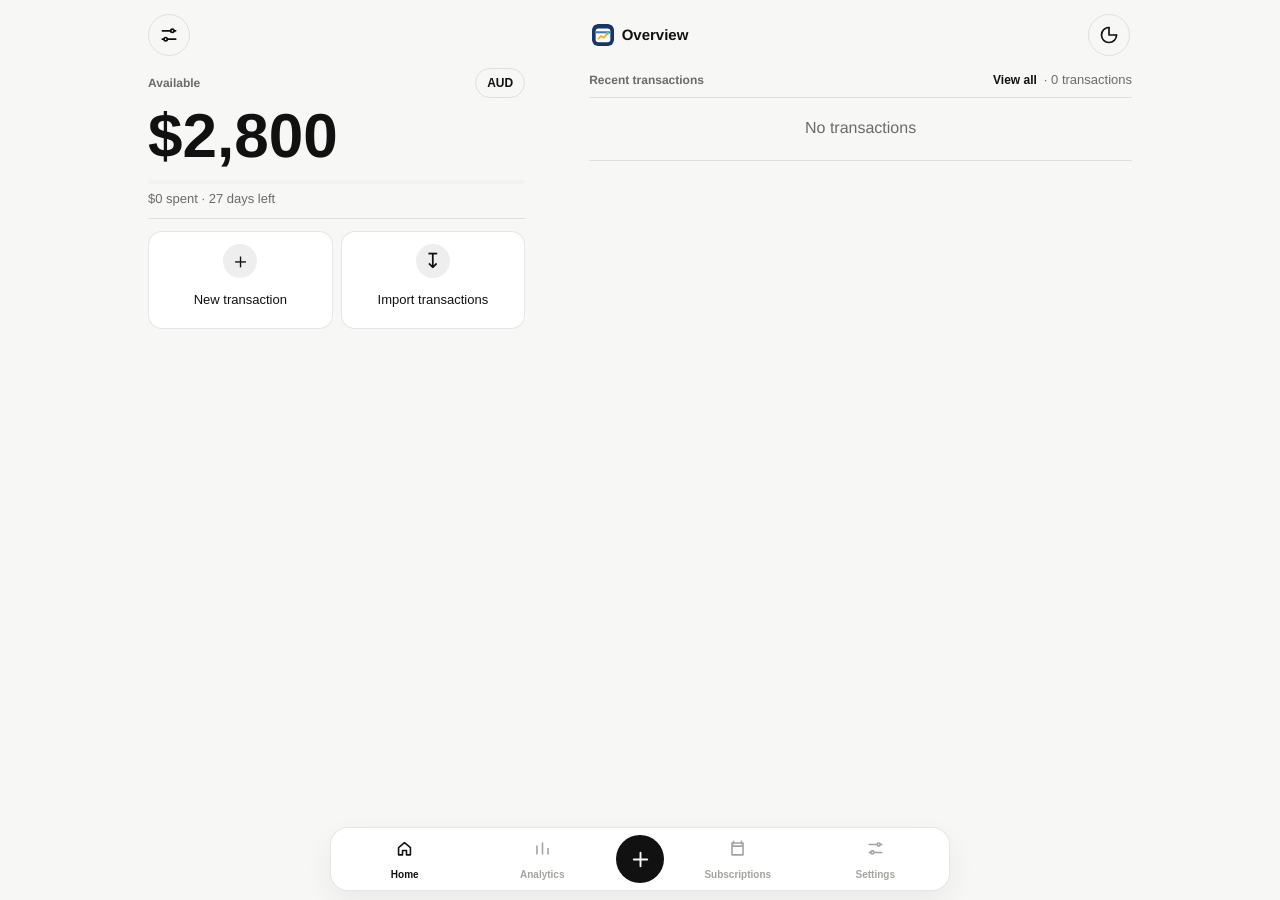
<file: index.html>
<!doctype html>
<html lang="en">
<head>
  <meta charset="utf-8" />
  <meta name="viewport" content="width=device-width, initial-scale=1, viewport-fit=cover" />
  <meta name="theme-color" content="#f7f7f5" />
  <meta name="apple-mobile-web-app-capable" content="yes" />
  <meta name="apple-mobile-web-app-status-bar-style" content="default" />
  <meta name="apple-mobile-web-app-title" content="Money" />
  <link rel="manifest" href="manifest.json" />
  <link rel="apple-touch-icon" href="icon-192.png" />
  <link rel="stylesheet" href="style.css?v=10.4" />
  <title>Money Budget</title>
</head>
<body data-route="home" data-subscription-view="list">
  <div class="app-shell">
    <main>
      <section class="screen is-active" id="screen-home">
        <header class="home-header">
          <button class="circle-button" type="button" data-route="settings" aria-label="Settings">
            <svg class="icon" viewBox="0 0 24 24" aria-hidden="true">
              <path d="M4 7h10"/><path d="M18 7h2"/><circle cx="16" cy="7" r="2"/>
              <path d="M4 17h2"/><path d="M10 17h10"/><circle cx="8" cy="17" r="2"/>
            </svg>
          </button>
          <div class="budget-pill" aria-label="Overview">
            <span class="mini-brand" aria-hidden="true">
              <svg viewBox="0 0 24 24">
                <rect width="24" height="24" rx="6" fill="#17366f"/>
                <rect x="4" y="5" width="16" height="15" rx="3" fill="#fffaf2"/>
                <path d="M4 9h16" stroke="#3576eb" stroke-width="2"/>
                <path d="m7 16 3-3 3 2 4-5" fill="none" stroke="#ffad1f" stroke-width="2" stroke-linecap="round" stroke-linejoin="round"/>
                <circle cx="17" cy="10" r="1.6" fill="#30ced2"/>
              </svg>
            </span>
            <span>Overview</span>
          </div>
          <button class="circle-button" type="button" data-route="analytics" aria-label="Analytics">
            <svg class="icon" viewBox="0 0 24 24"><path d="M12 3v9h9"/><path d="M21 12a9 9 0 1 1-9-9"/></svg>
          </button>
        </header>

        <section class="summary-block">
          <div class="summary-row">
            <div class="kicker">Available</div>
            <button class="currency-pill" type="button" data-currency-toggle>AUD</button>
          </div>
          <div class="hero-number" id="leftAmount">$0</div>
          <div class="progress-track">
            <div class="progress-fill" id="budgetProgress"></div>
          </div>
          <div class="summary-line" id="summaryLine">$0 of $0 spent - 0 days left</div>
        </section>

        <section class="quick-actions">
          <button class="action-row" type="button" data-route="add">
            <span class="action-icon">＋</span>
            <span>New transaction</span>
          </button>
          <button class="action-row" type="button" data-route="paste">
            <span class="action-icon">↧</span>
            <span>Import transactions</span>
          </button>
        </section>

        <section class="list-section">
          <div class="list-heading">
            <div class="kicker">Recent transactions</div>
            <button class="heading-link" type="button" data-route="history">
              <span>View all</span>
              <span class="heading-total" id="homeListTotal">0 transactions</span>
            </button>
          </div>
          <div class="transaction-list" id="homeTransactions"></div>
        </section>
      </section>

      <section class="screen page-screen editor-overlay" id="screen-add">
        <div class="editor-sheet" role="dialog" aria-modal="true" aria-labelledby="addTransactionTitle">
          <header class="page-header">
            <button class="text-button" id="cancelAdd" type="button" data-route="home">Cancel</button>
            <h1 id="addTransactionTitle">New transaction</h1>
            <span></span>
          </header>

          <section class="form-card" id="expenseEditor">
            <label class="field-label" for="amountInput">Amount</label>
            <div class="amount-currency-row">
              <div class="amount-field">
                <span id="transactionCurrencySymbol">$</span>
                <input id="amountInput" type="text" inputmode="decimal" autocomplete="off" placeholder="0.00" />
              </div>
              <select id="transactionCurrency" aria-label="Currency">
                <option value="AUD">AUD</option>
                <option value="INR">INR</option>
              </select>
            </div>

            <label class="field-label" for="merchantInput">Merchant</label>
            <div class="suggest-wrap">
              <input id="merchantInput" type="text" placeholder="Name or description" autocomplete="off" />
              <div class="suggestions" id="merchantSuggestions"></div>
            </div>

            <div class="grid-two">
              <div>
                <label class="field-label" for="categoryInput">Category</label>
                <select id="categoryInput" required></select>
              </div>
              <div>
                <label class="field-label" for="dateInput">Date</label>
                <input id="dateInput" type="date" required />
              </div>
            </div>

            <label class="field-label" for="noteInput">Note</label>
            <input id="noteInput" type="text" placeholder="Optional" autocomplete="off" />

            <button class="primary-button full-width sheet-save" id="saveTransaction" type="button">Save</button>
          </section>
        </div>
      </section>

      <section class="screen page-screen" id="screen-paste">
        <header class="page-header">
          <button class="text-button" type="button" data-route="home">Cancel</button>
          <h1>Import transactions</h1>
          <span></span>
        </header>

        <section class="form-card">
          <p class="helper-text">Paste bank text to detect dates, merchants and amounts.</p>
          <textarea id="pasteInput" rows="7" aria-label="Bank transaction text"></textarea>
          <button class="primary-button full-width" id="detectTransactions" type="button" disabled>Review import</button>
        </section>

        <section class="review-section" id="reviewSection" hidden>
          <div class="list-heading">
            <div class="kicker">Review</div>
            <div class="heading-total" id="reviewCount">0 detected</div>
          </div>
          <div id="reviewList"></div>
          <button class="primary-button full-width" id="saveDetected" type="button">Save selected</button>
        </section>
      </section>

      <section class="screen page-screen" id="screen-history">
        <header class="page-header simple">
          <h1>History</h1>
        </header>

        <div class="search-row">
          <div class="search-field"><span aria-hidden="true">⌕</span><input id="searchInput" type="search" placeholder="Search transactions" autocomplete="off" /></div>
          <select id="historyCategoryFilter"><option value="">All</option></select>
        </div>

        <div class="transaction-list" id="historyList"></div>
      </section>

      <section class="screen page-screen" id="screen-analytics">
        <header class="page-header simple">
          <h1>Analytics</h1>
        </header>

        <section class="analytics-card">
          <div class="kicker">Monthly spending</div>
          <div class="analytics-number" id="analyticsSpent">$0</div>
          <div class="bar-chart" id="weeklyChart"></div>
        </section>

        <section class="insight-grid" id="analyticsInsights"></section>

        <section class="list-section">
          <div class="list-heading">
            <div class="kicker">Categories</div>
            <select id="analyticsSort" class="small-select">
              <option value="amount">Amount</option>
              <option value="category">Category</option>
              <option value="count">Count</option>
            </select>
          </div>
          <div id="analyticsCategories"></div>
        </section>

        <section class="budget-mini-card">
          <div>
            <div class="kicker">Budget</div>
            <div class="mini-title" id="budgetMiniText">$0 left</div>
            <div class="mini-progress budget-overall-progress"><span id="budgetMiniProgress"></span></div>
          </div>
          <div class="mini-percent" id="budgetMiniPercent">0% used</div>
        </section>
      </section>

      <section class="screen page-screen" id="screen-subscriptions">
        <header class="page-header simple subscription-header">
          <h1>Subscriptions</h1>
        </header>

        <section class="subscription-summary">
          <div class="subscription-stat">
            <div class="kicker">Monthly · <span id="subscriptionCurrencyLabel">AUD</span></div>
            <div class="subscription-total" id="subscriptionMonthlyTotal">$0</div>
          </div>
          <div class="subscription-stat">
            <div class="kicker">Yearly · <span id="subscriptionYearlyCurrencyLabel">AUD</span></div>
            <div class="subscription-total" id="subscriptionYearlyTotal">$0</div>
          </div>
        </section>
        <div class="subscription-count" id="subscriptionCount">0 active</div>

        <div class="segmented-control" id="subscriptionViewToggle" aria-label="Subscription view">
          <button class="is-active" type="button" data-subscription-view="list">List</button>
          <button type="button" data-subscription-view="calendar">Calendar</button>
        </div>

        <section class="subscription-list-view">
          <div class="subscription-list" id="subscriptionList"></div>
        </section>

        <section class="subscription-calendar-view">
          <div class="calendar-toolbar">
            <button class="circle-button compact" id="subscriptionCalendarPrevious" type="button" aria-label="Previous month">‹</button>
            <h2 id="subscriptionCalendarTitle">Month</h2>
            <button class="circle-button compact" id="subscriptionCalendarNext" type="button" aria-label="Next month">›</button>
          </div>
          <div class="calendar-weekdays" aria-hidden="true">
            <span>Mon</span><span>Tue</span><span>Wed</span><span>Thu</span><span>Fri</span><span>Sat</span><span>Sun</span>
          </div>
          <div class="subscription-calendar" id="subscriptionCalendarGrid"></div>
        </section>
      </section>

      <section class="screen page-screen editor-overlay" id="screen-subscription-edit">
        <div class="editor-sheet subscription-editor-sheet" role="dialog" aria-modal="true" aria-labelledby="subscriptionEditorTitle">
          <header class="page-header">
            <button class="text-button" id="cancelSubscriptionEdit" type="button">Cancel</button>
            <h1 id="subscriptionEditorTitle">New subscription</h1>
            <span></span>
          </header>

          <section class="form-card">
          <label class="field-label" for="subscriptionName">Name</label>
          <div class="suggest-wrap">
            <input id="subscriptionName" type="text" placeholder="Netflix, phone plan…" autocomplete="off" />
            <div class="suggestions" id="subscriptionSuggestions"></div>
          </div>

          <div class="grid-two">
            <div>
              <label class="field-label" for="subscriptionAmount">Amount</label>
              <input id="subscriptionAmount" type="text" inputmode="decimal" placeholder="0.00" autocomplete="off" />
            </div>
            <div>
              <label class="field-label" for="subscriptionCurrency">Currency</label>
              <select id="subscriptionCurrency">
                <option value="AUD">AUD</option>
                <option value="INR">INR</option>
              </select>
            </div>
          </div>

          <label class="field-label" for="subscriptionFrequency">Frequency</label>
          <select id="subscriptionFrequency">
            <option value="weekly">Weekly</option>
            <option value="fortnightly">Fortnightly</option>
            <option value="monthly">Monthly</option>
            <option value="yearly">Yearly</option>
          </select>
          <div class="monthly-preview" id="subscriptionMonthlyPreview">Monthly equivalent $0</div>

          <div class="grid-two">
            <div>
              <label class="field-label" for="subscriptionNextDate">Next payment date</label>
              <input id="subscriptionNextDate" type="date" />
            </div>
            <div>
              <label class="field-label" for="subscriptionCategory">Category</label>
              <select id="subscriptionCategory"></select>
            </div>
          </div>

          <label class="field-label" for="subscriptionWebsite">Logo</label>
          <div class="logo-editor-row">
            <div class="subscription-logo-preview" id="subscriptionLogoPreview">S</div>
            <input id="subscriptionWebsite" type="url" inputmode="url" placeholder="Company website URL" autocomplete="off" />
            <button class="secondary-button" id="findSubscriptionLogo" type="button">Find</button>
          </div>
          <label class="text-button logo-file-label" for="subscriptionLogoFile">Choose image instead</label>
          <input id="subscriptionLogoFile" class="hidden-file" type="file" accept="image/png,image/jpeg,image/webp" />

          <label class="field-label" for="subscriptionNote">Note</label>
          <input id="subscriptionNote" type="text" placeholder="Optional" autocomplete="off" />

          <label class="toggle-row" for="subscriptionActive">
            <span>
              <strong>Active</strong>
              <small>Include in totals and calendar</small>
            </span>
            <input id="subscriptionActive" class="switch-input" type="checkbox" checked />
          </label>

          <button class="danger-button full-width" id="deleteSubscription" type="button" hidden>Delete subscription</button>
          <button class="primary-button full-width sheet-save" id="saveSubscription" type="button">Save subscription</button>
          </section>
        </div>
      </section>

      <section class="screen page-screen" id="screen-settings">
        <header class="page-header simple">
          <h1>Settings</h1>
        </header>

        <section class="form-card settings-section settings-primary">
          <h2>Money</h2>
          <label class="field-label" for="defaultCurrency">Displayed currency</label>
          <select id="defaultCurrency">
            <option value="AUD">AUD — Australian dollar</option>
            <option value="INR">INR — Indian rupee</option>
          </select>
          <div class="grid-two">
            <div>
              <label class="field-label" for="monthlyBudget">AUD monthly budget</label>
              <div class="money-input">
                <span>$</span>
                <input id="monthlyBudget" type="number" min="0" step="0.01" inputmode="decimal" />
              </div>
            </div>
            <div>
              <label class="field-label" for="monthlyBudgetInr">INR monthly budget</label>
              <div class="money-input">
                <span>₹</span>
                <input id="monthlyBudgetInr" type="number" min="0" step="0.01" inputmode="decimal" />
              </div>
            </div>
          </div>
          <p class="helper-text settings-saved-note">Changes save automatically</p>
        </section>

        <section class="form-card settings-section">
          <h2>Appearance</h2>
          <div class="theme-picker" id="themePicker" aria-label="Theme">
            <button type="button" data-theme-choice="auto">Auto</button>
            <button type="button" data-theme-choice="light">Light</button>
            <button type="button" data-theme-choice="dark">Dark</button>
          </div>
          <div class="section-label">Accent colour</div>
          <div class="accent-picker" id="accentPicker" aria-label="Accent colour"></div>
        </section>

        <section class="form-card settings-section">
          <h2>Subscriptions</h2>
          <label class="toggle-row settings-toggle" for="subscriptionReminders">
            <span>
              <strong>Payment reminders</strong>
              <small>Notify one day before at 9:00 AM</small>
            </span>
            <input id="subscriptionReminders" class="switch-input" type="checkbox" checked />
          </label>
        </section>

        <details class="form-card settings-details">
          <summary>
            <h2>Category budgets</h2>
            <span class="heading-total" id="categoryBudgetsSummary">No limits</span>
          </summary>
          <p class="helper-text">Optional monthly limits for key categories.</p>
          <div class="budget-list" id="categoryBudgetList"></div>
          <button class="secondary-button full-width" id="saveCategoryBudgets" type="button">Save category budgets</button>
        </details>

        <section class="form-card settings-section settings-data">
          <h2>Data</h2>
          <div class="grid-two">
            <button class="secondary-button" id="exportJson" type="button">Export</button>
            <label class="secondary-button file-label" for="importJson">Import</label>
            <input id="importJson" class="hidden-file" type="file" accept="application/json,.json" />
          </div>
        </section>

        <details class="form-card settings-details">
          <summary>
            <h2>Categories</h2>
            <span class="heading-total" id="categoriesSummary">0 categories</span>
          </summary>
          <p class="helper-text">Used for monthly breakdowns in Analytics.</p>
          <div class="category-edit-list" id="categoryEditList"></div>
          <div class="add-category-row">
            <input id="newCategoryName" type="text" placeholder="New category name" />
            <button class="secondary-button" id="addCategory" type="button">Add</button>
          </div>
        </details>

        <section class="form-card settings-section settings-danger">
          <h2>Reset app</h2>
          <p class="helper-text">Permanently remove all budgets, transactions and subscriptions.</p>
          <button class="danger-button full-width" id="resetData" type="button">Reset all data</button>
        </section>
      </section>
    </main>

    <nav class="bottom-nav">
      <button type="button" data-route="home" class="nav-button is-active">
        <svg class="nav-icon" viewBox="0 0 24 24"><path d="M4.5 10.8 12 4.7l7.5 6.1V20h-5v-5.4h-5V20h-5v-9.2Z"/></svg>
        <small>Home</small>
      </button>
      <button type="button" data-route="analytics" class="nav-button">
        <svg class="nav-icon" viewBox="0 0 24 24"><path d="M5 19V9m7 10V5m7 14v-7"/></svg>
        <small>Analytics</small>
      </button>
      <button type="button" data-route="add" class="nav-add">
        <svg class="nav-add-icon" viewBox="0 0 24 24"><path d="M12 5v14M5 12h14"/></svg>
      </button>
      <button type="button" data-route="subscriptions" class="nav-button">
        <svg class="nav-icon" viewBox="0 0 24 24"><path d="M7 3v3m10-3v3M5 5h14v15H5zM5 9h14"/></svg>
        <small>Subscriptions</small>
      </button>
      <button type="button" data-route="settings" class="nav-button">
        <svg class="nav-icon" viewBox="0 0 24 24">
          <path d="M4 7h10"/><path d="M18 7h2"/><circle cx="16" cy="7" r="2"/>
          <path d="M4 17h2"/><path d="M10 17h10"/><circle cx="8" cy="17" r="2"/>
        </svg>
        <small>Settings</small>
      </button>
    </nav>
  </div>

  <div class="toast" id="toast"></div>
  <script src="app.js?v=10.4"></script>
  <script src="theme.js?v=10.4"></script>
  <script src="merchant-logos.js?v=2.1" data-auto-merchant-logos></script>

  <script>
    (function () {
      function installMinimalAnalyticsChart() {
        if (typeof state === "undefined" || typeof currentExpenses !== "function" || typeof renderAnalytics !== "function") {
          setTimeout(installMinimalAnalyticsChart, 80);
          return;
        }

        if (window.__minimalAnalyticsInstalled) return;
        window.__minimalAnalyticsInstalled = true;

        const style = document.createElement("style");
        style.textContent = `
          .bar-chart {
            height: 138px !important;
            margin-top: 8px !important;
            padding: 0 !important;
            border-bottom: 0 !important;
            display: block !important;
          }
          .minimal-chart {
            height: 100%;
            display: grid;
            grid-template-rows: 1fr auto auto;
            gap: 8px;
          }
          .minimal-svg {
            width: 100%;
            height: 88px;
            overflow: visible;
          }
          .minimal-baseline {
            stroke: var(--line);
            stroke-width: 1;
            vector-effect: non-scaling-stroke;
          }
          .minimal-line {
            fill: none;
            stroke: var(--accent);
            stroke-width: 2.25;
            stroke-linecap: round;
            stroke-linejoin: round;
            vector-effect: non-scaling-stroke;
          }
          .minimal-dot {
            fill: var(--surface);
            stroke: var(--accent);
            stroke-width: 1.75;
            vector-effect: non-scaling-stroke;
          }
          .minimal-dot.peak {
            fill: var(--accent);
            stroke: var(--surface);
            stroke-width: 2;
          }
          .minimal-labels {
            display: grid;
            grid-template-columns: repeat(5, 1fr);
            color: var(--muted);
            font-size: 12px;
            font-weight: 520;
            text-align: center;
            margin-top: -4px;
          }
          .minimal-summary {
            color: var(--muted);
            font-size: 12px;
            font-weight: 540;
            line-height: 1.3;
            white-space: nowrap;
            overflow: hidden;
            text-overflow: ellipsis;
          }
          .minimal-summary strong {
            color: var(--text);
            font-weight: 650;
          }
          @media (max-width: 380px) {
            .bar-chart { height: 132px !important; }
            .minimal-summary { font-size: 11px; }
          }
        `;
        document.head.appendChild(style);

        window.renderMinimalWeeklyLineChart = function renderMinimalWeeklyLineChart() {
          const chart = document.getElementById("weeklyChart");
          if (!chart) return;

          const expenses = currentExpenses();
          const period = getCurrentMonthPeriod();
          const start = period.start;
          const labels = ["1-7", "8-14", "15-21", "22-28", "29+"];
          const buckets = [0, 0, 0, 0, 0];

          for (const expense of expenses) {
            const index = Math.min(4, Math.floor((parseDate(expense.date) - start) / (7 * 86400000)));
            if (index >= 0) buckets[index] += Number(expense.amount || 0);
          }

          const peakValue = Math.max(...buckets);
          const maxValue = Math.max(1, peakValue);
          const peakIndex = peakValue > 0 ? buckets.indexOf(peakValue) : -1;
          const width = 320;
          const height = 88;
          const padX = 22;
          const padTop = 12;
          const padBottom = 22;
          const plotHeight = height - padTop - padBottom;
          const step = (width - padX * 2) / (labels.length - 1);
          const baseY = height - padBottom;

          const points = buckets.map((value, index) => {
            const x = padX + index * step;
            const y = baseY - (value / maxValue) * plotHeight;
            return { x, y, value };
          });

          const linePoints = points.map(point => `${point.x},${point.y}`).join(" ");

          chart.innerHTML = `
            <div class="minimal-chart" role="img" aria-label="Weekly spending line chart.">
              <svg class="minimal-svg" viewBox="0 0 ${width} ${height}" preserveAspectRatio="xMidYMid meet" aria-hidden="true">
                <line class="minimal-baseline" x1="${padX}" y1="${baseY}" x2="${width - padX}" y2="${baseY}" />
                <polyline class="minimal-line" points="${linePoints}" />
                ${points.map((point, index) => `<circle class="minimal-dot ${index === peakIndex ? "peak" : ""}" cx="${point.x}" cy="${point.y}" r="${index === peakIndex ? 3.25 : 2.5}" />`).join("")}
              </svg>
              <div class="minimal-labels">${labels.map(label => `<span>${label}</span>`).join("")}</div>
              <div class="minimal-summary">${peakIndex < 0 ? "No spending yet" : `Highest week <strong>${labels[peakIndex]}</strong> - <strong>${money(buckets[peakIndex])}</strong>`}</div>
            </div>
          `;
        };

        renderWeeklyChart = window.renderMinimalWeeklyLineChart;

        const originalRenderAnalytics = renderAnalytics;
        renderAnalytics = function renderAnalyticsWithMinimalChart() {
          originalRenderAnalytics();
          window.renderMinimalWeeklyLineChart();
        };

        renderAnalytics();
      }

      installMinimalAnalyticsChart();
    })();
  </script>
</body>
</html>
</file>
<file: style.css>
:root {
  --bg: #f7f7f5;
  --surface: #ffffff;
  --surface-soft: #f2f2ef;
  --text: #111111;
  --muted: #6b6b66;
  --faint: #a4a49e;
  --line: rgba(17, 17, 17, 0.10);
  --accent: #111111;
  --accent-soft: rgba(17, 17, 17, 0.07);
  --danger: #c93a32;
  --shadow: 0 10px 28px rgba(17, 17, 17, 0.06);
  color-scheme: light;
  font-family: -apple-system, BlinkMacSystemFont, "SF Pro Display", "SF Pro Text", "Helvetica Neue", Arial, sans-serif;
}

@media (prefers-color-scheme: dark) {
  :root {
    --bg: #101010;
    --surface: #181818;
    --surface-soft: #202020;
    --text: #f5f5f2;
    --muted: #a0a09a;
    --faint: #6f6f69;
    --line: rgba(245, 245, 242, 0.12);
    --accent: #f5f5f2;
    --accent-soft: rgba(245, 245, 242, 0.08);
    --danger: #ff7a70;
    --shadow: none;
    color-scheme: dark;
  }
}

body[data-theme="light"] {
  --bg: #f7f7f5;
  --surface: #ffffff;
  --surface-soft: #f2f2ef;
  --text: #111111;
  --muted: #6b6b66;
  --faint: #a4a49e;
  --line: rgba(17, 17, 17, 0.10);
  --accent: #111111;
  --accent-soft: rgba(17, 17, 17, 0.07);
  --danger: #c93a32;
  --shadow: 0 10px 28px rgba(17, 17, 17, 0.06);
  color-scheme: light;
}

body[data-theme="dark"] {
  --bg: #101010;
  --surface: #181818;
  --surface-soft: #202020;
  --text: #f5f5f2;
  --muted: #a0a09a;
  --faint: #6f6f69;
  --line: rgba(245, 245, 242, 0.12);
  --accent: #f5f5f2;
  --accent-soft: rgba(245, 245, 242, 0.08);
  --danger: #ff7a70;
  --shadow: none;
  color-scheme: dark;
}

body[data-accent="blue"] { --accent: #2563eb; --accent-soft: rgba(37, 99, 235, 0.10); }
body[data-accent="slate"] { --accent: #475569; --accent-soft: rgba(71, 85, 105, 0.12); }
body[data-accent="plum"] { --accent: #7c3aed; --accent-soft: rgba(124, 58, 237, 0.10); }
body[data-accent="teal"] { --accent: #0f766e; --accent-soft: rgba(15, 118, 110, 0.10); }
body[data-accent="coral"] { --accent: #e0573f; --accent-soft: rgba(224, 87, 63, 0.11); }

* { box-sizing: border-box; }

html, body {
  margin: 0;
  min-height: 100%;
  background: var(--bg);
  color: var(--text);
}

body {
  overflow-x: hidden;
  -webkit-font-smoothing: antialiased;
  text-rendering: geometricPrecision;
}

button, input, select, textarea { font: inherit; }
button { cursor: pointer; -webkit-tap-highlight-color: transparent; }

.app-shell {
  width: min(100%, 440px);
  margin: 0 auto;
  min-height: 100dvh;
  padding: calc(env(safe-area-inset-top) + 18px) 18px calc(env(safe-area-inset-bottom) + 88px);
}

.screen { display: none; }
.screen.is-active { display: block; }

.home-header {
  display: grid;
  grid-template-columns: 44px 1fr 44px;
  align-items: center;
  gap: 8px;
  margin-bottom: 22px;
}

.circle-button, .budget-pill, .currency-pill {
  border: 1px solid var(--line);
  background: transparent;
  color: var(--text);
}

.circle-button {
  width: 42px;
  height: 42px;
  border-radius: 999px;
  display: grid;
  place-items: center;
}

.budget-pill {
  justify-self: center;
  height: 40px;
  border-radius: 999px;
  padding: 0 14px;
  display: flex;
  align-items: center;
  justify-content: center;
  gap: 8px;
  font-size: 15px;
  font-weight: 650;
}

.mini-brand {
  width: 22px;
  height: 22px;
  border-radius: 6px;
  display: grid;
  place-items: center;
  overflow: hidden;
}

.mini-brand svg {
  width: 100%;
  height: 100%;
  display: block;
}

.icon, .nav-icon, .nav-add-icon, .chevron {
  fill: none;
  stroke: currentColor;
  stroke-width: 2;
  stroke-linecap: round;
  stroke-linejoin: round;
}

.icon { width: 20px; height: 20px; }
.chevron { width: 14px; height: 14px; }

.summary-block {
  margin-bottom: 20px;
  padding: 0 0 18px;
  border-bottom: 1px solid var(--line);
}

.summary-row { display: flex; align-items: center; justify-content: space-between; }

.kicker {
  color: var(--muted);
  font-size: 12px;
  font-weight: 650;
  letter-spacing: 0;
  text-transform: none;
}

.currency-pill {
  height: 30px;
  border-radius: 999px;
  padding: 0 11px;
  font-size: 12px;
  font-weight: 650;
}

.hero-number {
  font-size: clamp(54px, 15vw, 72px);
  font-weight: 700;
  letter-spacing: 0;
  line-height: 0.98;
  margin: 14px 0 17px;
}

.progress-track {
  height: 4px;
  border-radius: 999px;
  background: var(--surface-soft);
  overflow: hidden;
}

.progress-fill {
  width: 0%;
  height: 100%;
  border-radius: inherit;
  background: var(--accent);
  transition: width 220ms ease;
}

.summary-line {
  margin-top: 10px;
  color: var(--muted);
  font-size: 14px;
  font-weight: 450;
}

.quick-actions {
  display: grid;
  gap: 0;
  margin: 0 0 24px;
  border-top: 1px solid var(--line);
  border-bottom: 1px solid var(--line);
}

.action-row {
  width: 100%;
  min-height: 54px;
  border: 0;
  border-bottom: 1px solid var(--line);
  background: transparent;
  display: grid;
  grid-template-columns: 34px 1fr 18px;
  align-items: center;
  gap: 10px;
  padding: 6px 0;
  text-align: left;
  color: var(--text);
  font-size: 16px;
  font-weight: 520;
}

.action-row:last-child { border-bottom: 0; }

.action-icon {
  width: 28px;
  height: 28px;
  border-radius: 50%;
  background: var(--accent-soft);
  color: var(--accent);
  display: grid;
  place-items: center;
  font-size: 19px;
  line-height: 1;
}

.row-arrow { color: var(--faint); font-size: 23px; line-height: 1; }

.list-section { margin-top: 18px; }

.list-heading {
  display: flex;
  justify-content: space-between;
  align-items: center;
  margin-bottom: 6px;
}

.heading-total {
  color: var(--muted);
  font-size: 13px;
  font-weight: 500;
}

.transaction-list {
  border-top: 1px solid var(--line);
  border-bottom: 1px solid var(--line);
}

.transaction-row, .category-budget-row, .bill-row {
  display: grid;
  grid-template-columns: 38px 1fr auto;
  gap: 12px;
  align-items: center;
  min-height: 62px;
  padding: 10px 0;
  border-bottom: 1px solid var(--line);
}

.transaction-row:last-child,
.category-budget-row:last-child,
.bill-row:last-child { border-bottom: none; }

.category-icon {
  width: 34px;
  height: 34px;
  border-radius: 50%;
  display: grid;
  place-items: center;
  font-size: 12px;
  background: var(--accent-soft);
  color: var(--accent);
  font-weight: 650;
  letter-spacing: 0;
}

.row-title {
  font-size: 16px;
  font-weight: 560;
  letter-spacing: 0;
  white-space: nowrap;
  overflow: hidden;
  text-overflow: ellipsis;
}

.row-subtitle {
  color: var(--muted);
  font-size: 13px;
  margin-top: 2px;
}

.row-amount {
  font-size: 16px;
  font-weight: 620;
  letter-spacing: 0;
}

.empty-card {
  text-align: center;
  color: var(--muted);
  padding: 22px 8px;
  font-weight: 450;
}

.page-screen { padding-top: 8px; }

.page-header {
  display: grid;
  grid-template-columns: 70px 1fr 70px;
  align-items: center;
  text-align: center;
  margin-bottom: 20px;
}

.page-header.simple {
  display: block;
  text-align: left;
  margin-bottom: 16px;
}

h1, h2 { margin: 0; letter-spacing: 0; }
h1 { font-size: 28px; font-weight: 700; }
h2 { font-size: 18px; font-weight: 650; }

.text-button {
  border: 0;
  background: transparent;
  color: var(--muted);
  font-weight: 520;
  text-align: left;
  padding: 8px 0;
}

.form-card, .analytics-card, .budget-mini-card, .review-item {
  background: transparent;
  border: 0;
  border-top: 1px solid var(--line);
  padding: 16px 0;
  box-shadow: none;
}

.form-card:first-of-type, .analytics-card:first-of-type { border-top: 0; padding-top: 0; }

.field-label {
  display: block;
  color: var(--muted);
  font-size: 13px;
  font-weight: 520;
  margin: 14px 0 7px;
}

.field-label:first-child { margin-top: 0; }

input, select, textarea {
  width: 100%;
  border: 1px solid var(--line);
  color: var(--text);
  background: var(--surface);
  border-radius: 12px;
  padding: 12px 13px;
  outline: none;
  min-height: 48px;
  -webkit-appearance: none;
  appearance: none;
}

input[type="date"] {
  -webkit-appearance: auto;
  appearance: auto;
}

input:focus, select:focus, textarea:focus, .amount-field:focus-within, .money-input:focus-within {
  border-color: var(--accent);
  box-shadow: 0 0 0 3px var(--accent-soft);
}

textarea { resize: vertical; line-height: 1.45; }
input::placeholder, textarea::placeholder { color: var(--faint); }

select {
  background-image:
    linear-gradient(45deg, transparent 50%, var(--muted) 50%),
    linear-gradient(135deg, var(--muted) 50%, transparent 50%);
  background-position:
    calc(100% - 18px) calc(50% - 4px),
    calc(100% - 12px) calc(50% - 4px);
  background-size: 6px 6px, 6px 6px;
  background-repeat: no-repeat;
  padding-right: 40px;
}

.amount-field, .money-input {
  display: flex;
  align-items: center;
  gap: 10px;
  border: 1px solid var(--line);
  background: var(--surface);
  border-radius: 14px;
  padding: 0 14px;
}

.amount-field span, .money-input span { font-size: 28px; font-weight: 600; color: var(--accent); }
.amount-field input, .money-input input { border: 0; background: transparent; padding-left: 0; box-shadow: none; }
.amount-field input { min-height: 64px; font-size: 38px; font-weight: 650; letter-spacing: 0; }

.suggest-wrap { position: relative; }
.suggestions {
  display: none;
  position: absolute;
  z-index: 30;
  left: 0; right: 0; top: calc(100% + 6px);
  background: var(--surface);
  border: 1px solid var(--line);
  border-radius: 12px;
  box-shadow: var(--shadow);
  overflow: hidden;
}
.suggestions.show { display: block; }

.suggestion-item {
  width: 100%;
  border: 0;
  background: transparent;
  text-align: left;
  padding: 12px 13px;
  display: flex;
  justify-content: space-between;
  gap: 12px;
  color: var(--text);
}
.suggestion-item:not(:last-child) { border-bottom: 1px solid var(--line); }
.suggestion-meta { color: var(--muted); font-size: 13px; }

.primary-button, .secondary-button, .danger-button, .theme-toggle {
  min-height: 48px;
  border-radius: 12px;
  padding: 0 16px;
  font-weight: 600;
}

.primary-button {
  border: 0;
  color: var(--bg);
  background: var(--accent);
}

.secondary-button {
  border: 1px solid var(--line);
  color: var(--text);
  background: var(--surface);
  display: grid;
  place-items: center;
}

.danger-button {
  border: 1px solid rgba(201, 58, 50, 0.24);
  color: var(--danger);
  background: transparent;
}

.full-width { width: 100%; margin-top: 16px; }

.helper-text {
  color: var(--muted);
  line-height: 1.45;
  margin: 0 0 13px;
  font-size: 14px;
}

.helper-text.compact { margin: 4px 0 0; }

.setting-row {
  display: grid;
  grid-template-columns: 1fr auto;
  align-items: center;
  gap: 14px;
}

.theme-toggle {
  border: 1px solid var(--line);
  color: var(--text);
  background: var(--surface);
  display: inline-flex;
  align-items: center;
  gap: 9px;
  min-width: 100px;
  justify-content: center;
}

.theme-toggle-dot {
  width: 12px;
  height: 12px;
  border-radius: 50%;
  background: var(--accent);
}

.accent-picker {
  display: grid;
  grid-template-columns: repeat(3, 1fr);
  gap: 8px;
  margin-top: 14px;
}

.accent-option {
  min-height: 38px;
  border: 1px solid var(--line);
  background: transparent;
  color: var(--text);
  border-radius: 999px;
  display: flex;
  align-items: center;
  justify-content: center;
  gap: 7px;
  font-size: 13px;
}

.accent-option span {
  width: 11px;
  height: 11px;
  border-radius: 50%;
}

.accent-option.is-selected {
  border-color: var(--accent);
  background: var(--accent-soft);
}

.insight-grid {
  display: grid;
  grid-template-columns: repeat(3, minmax(0, 1fr));
  gap: 0;
  margin: 14px 0 20px;
  border-top: 1px solid var(--line);
  border-bottom: 1px solid var(--line);
}

.insight-item {
  min-width: 0;
  padding: 11px 12px;
  background: transparent;
}

.insight-item + .insight-item {
  border-left: 1px solid var(--line);
}

.insight-item > div:last-child {
  margin-top: 4px;
  font-size: 15px;
  font-weight: 600;
  white-space: nowrap;
  overflow: hidden;
  text-overflow: ellipsis;
}

.mini-progress {
  height: 3px;
  background: var(--surface-soft);
  border-radius: 999px;
  overflow: hidden;
  margin-top: 7px;
}

.mini-progress span {
  display: block;
  height: 100%;
  background: var(--accent);
  border-radius: inherit;
}

.budget-list, .bill-list { border-top: 1px solid var(--line); }

.budget-row {
  display: grid;
  grid-template-columns: 1fr 112px;
  align-items: center;
  gap: 12px;
  padding: 10px 0;
  border-bottom: 1px solid var(--line);
  color: var(--text);
}

.budget-row input { min-height: 40px; text-align: right; }

.recurring-grid {
  display: grid;
  grid-template-columns: 1fr 104px;
  gap: 8px;
}

.bill-row { grid-template-columns: 1fr auto; }
.bill-actions { display: grid; justify-items: end; gap: 2px; }
.bill-actions strong { font-weight: 600; }

.review-section { margin-top: 18px; }
.review-item { margin-bottom: 10px; }

.review-grid {
  display: grid;
  grid-template-columns: 1fr 94px;
  gap: 9px;
  margin-bottom: 9px;
}

.analytics-number {
  font-size: 46px;
  font-weight: 700;
  letter-spacing: 0;
  margin: 9px 0 16px;
}

.bar-chart {
  height: 128px;
  display: grid;
  grid-template-columns: repeat(5, 1fr);
  align-items: end;
  gap: 10px;
  padding-top: 9px;
  border-bottom: 1px solid var(--line);
}

.bar-wrap { display: grid; justify-items: center; gap: 8px; color: var(--muted); font-size: 12px; }
.bar { width: 24px; min-height: 4px; border-radius: 999px 999px 2px 2px; background: var(--accent); }

.small-select {
  width: auto;
  min-width: 106px;
  min-height: 36px;
  height: 36px;
  border-radius: 999px;
  padding-top: 0;
  padding-bottom: 0;
  font-size: 13px;
}

.budget-mini-card {
  margin-top: 20px;
  display: flex;
  align-items: center;
  justify-content: space-between;
}

.mini-title { font-size: 20px; font-weight: 650; margin-top: 4px; }
.mini-percent {
  width: 48px; height: 48px; border-radius: 50%;
  display: grid; place-items: center; background: var(--accent-soft);
  color: var(--accent); font-weight: 650;
}

.search-row {
  display: grid;
  grid-template-columns: 1fr 100px;
  gap: 9px;
  margin-bottom: 12px;
}

.grid-two { display: grid; grid-template-columns: 1fr 1fr; gap: 9px; }
.hidden-file { position: absolute; opacity: 0; width: 1px; height: 1px; pointer-events: none; }
.file-label { cursor: pointer; }

.category-edit-list { border-top: 1px solid var(--line); }
.category-edit-row {
  display: grid;
  grid-template-columns: 1fr auto;
  align-items: center;
  border-bottom: 1px solid var(--line);
  padding: 10px 0;
}

.add-category-row {
  display: grid;
  grid-template-columns: 1fr 80px;
  gap: 9px;
  margin-top: 13px;
}

.bottom-nav {
  position: fixed;
  left: 50%;
  bottom: calc(env(safe-area-inset-bottom) + 9px);
  transform: translateX(-50%);
  width: min(calc(100% - 28px), 410px);
  height: 64px;
  display: grid;
  grid-template-columns: 1fr 1fr 58px 1fr 1fr;
  align-items: center;
  padding: 5px;
  border: 1px solid var(--line);
  border-radius: 18px;
  background: color-mix(in srgb, var(--surface) 92%, transparent);
  backdrop-filter: blur(24px);
  -webkit-backdrop-filter: blur(24px);
  box-shadow: var(--shadow);
  z-index: 20;
}

.nav-button {
  border: 0;
  background: transparent;
  color: var(--faint);
  display: grid;
  place-items: center;
  gap: 2px;
  min-height: 50px;
  padding: 0;
}

.nav-button.is-active { color: var(--accent); }
.nav-icon { width: 19px; height: 19px; }
.nav-button small { font-size: 10px; font-weight: 560; }

.nav-add {
  width: 48px;
  height: 48px;
  border-radius: 50%;
  border: 0;
  background: var(--accent);
  color: var(--bg);
  display: grid;
  place-items: center;
  justify-self: center;
}

.nav-add-icon { width: 23px; height: 23px; }

.toast {
  position: fixed;
  left: 50%;
  bottom: calc(env(safe-area-inset-bottom) + 86px);
  transform: translateX(-50%) translateY(10px);
  background: var(--text);
  color: var(--bg);
  padding: 10px 14px;
  border-radius: 999px;
  font-weight: 560;
  opacity: 0;
  pointer-events: none;
  transition: opacity 150ms ease, transform 150ms ease;
  z-index: 40;
}

.toast.show { opacity: 1; transform: translateX(-50%) translateY(0); }

@supports not (background: color-mix(in srgb, white, black)) {
  .bottom-nav { background: var(--surface); }
}

@media (max-width: 365px) {
  .app-shell { padding-left: 16px; padding-right: 16px; }
  .home-header { grid-template-columns: 42px 1fr 42px; }
  .hero-number { font-size: 50px; }
  .insight-grid, .accent-picker { grid-template-columns: 1fr; }
  .grid-two, .review-grid, .recurring-grid, .setting-row { grid-template-columns: 1fr; }
  .theme-toggle { width: 100%; }
}

html[data-platform="android"],
html[data-platform="android"] body {
  overscroll-behavior-y: none;
}

html[data-platform="android"] button,
html[data-platform="android"] .file-label,
html[data-platform="android"] .editable-transaction-row {
  touch-action: manipulation;
}

@media (min-width: 700px) and (min-height: 560px) {
  .app-shell {
    width: min(100%, 1040px);
    padding-left: 28px;
    padding-right: 28px;
  }

  #screen-home.is-active {
    display: grid;
    grid-template-columns: minmax(270px, 0.82fr) minmax(360px, 1.18fr);
    grid-template-rows: auto auto 1fr;
    column-gap: clamp(28px, 5vw, 64px);
    align-items: start;
  }

  #screen-home .home-header {
    grid-column: 1 / -1;
    grid-row: 1;
  }

  #screen-home .summary-block {
    grid-column: 1;
    grid-row: 2;
  }

  #screen-home .quick-actions {
    grid-column: 1;
    grid-row: 3;
  }

  #screen-home .list-section {
    grid-column: 2;
    grid-row: 2 / span 2;
    margin-top: 0;
  }

  #screen-add.is-active,
  #screen-paste.is-active {
    width: min(100%, 620px);
    margin-inline: auto;
  }

  #screen-history.is-active {
    width: min(100%, 760px);
    margin-inline: auto;
  }

  #screen-analytics.is-active,
  #screen-settings.is-active {
    width: min(100%, 900px);
    margin-inline: auto;
  }

  #screen-settings.is-active {
    display: grid;
    grid-template-columns: repeat(2, minmax(0, 1fr));
    gap: 0 32px;
    align-items: start;
  }

  #screen-settings .page-header {
    grid-column: 1 / -1;
  }

  #screen-settings .form-card {
    break-inside: avoid;
  }

  .bottom-nav {
    width: min(calc(100% - 40px), 620px);
  }

  .tx-modal-backdrop {
    align-items: center !important;
  }

  .tx-modal {
    margin-bottom: 0 !important;
  }
}

@media (min-width: 800px) and (max-height: 559px) {
  .app-shell {
    width: min(100%, 1100px);
    padding: calc(env(safe-area-inset-top) + 14px) 24px 22px 104px;
  }

  .bottom-nav {
    left: calc(env(safe-area-inset-left) + 12px);
    top: 50%;
    bottom: auto;
    transform: translateY(-50%);
    width: 72px;
    height: min(94vh, 354px);
    grid-template-columns: 1fr;
    grid-template-rows: repeat(5, 1fr);
    border-radius: 22px;
    padding: 7px;
  }

  .nav-button {
    min-height: 52px;
  }

  .nav-add {
    width: 46px;
    height: 46px;
  }

  #screen-home.is-active {
    display: grid;
    grid-template-columns: minmax(280px, 0.86fr) minmax(360px, 1.14fr);
    grid-template-rows: auto 1fr;
    column-gap: 36px;
  }

  #screen-home .home-header {
    grid-column: 1;
    margin-bottom: 10px;
  }

  #screen-home .summary-block {
    grid-column: 1;
  }

  #screen-home .quick-actions {
    grid-column: 1;
    margin-bottom: 0;
  }

  #screen-home .list-section {
    grid-column: 2;
    grid-row: 1 / span 3;
    margin-top: 0;
  }

  .hero-number {
    font-size: clamp(44px, 7vw, 64px);
  }
}

/* Multi-currency and subscriptions */
.page-header.simple.subscription-header {
  display: grid;
  grid-template-columns: 1fr auto;
  align-items: center;
}

.page-header.simple.subscription-header h1 {
  text-align: left;
}

#subscriptionEditorTitle {
  font-size: 22px;
  white-space: nowrap;
}

.subscription-summary {
  display: flex;
  align-items: end;
  justify-content: space-between;
  gap: 16px;
  margin: 8px 0 18px;
  padding: 18px 0;
  border-bottom: 1px solid var(--line);
}

.subscription-total {
  margin-top: 4px;
  font-size: clamp(34px, 9vw, 48px);
  font-weight: 640;
  letter-spacing: -0.045em;
}

.segmented-control {
  display: grid;
  grid-template-columns: 1fr 1fr;
  gap: 3px;
  padding: 3px;
  margin-bottom: 18px;
  border-radius: 12px;
  background: var(--surface-soft);
}

.segmented-control button {
  min-height: 38px;
  border: 0;
  border-radius: 9px;
  background: transparent;
  color: var(--muted);
  font: inherit;
  font-size: 14px;
  font-weight: 600;
}

.segmented-control button.is-active {
  background: var(--surface);
  color: var(--text);
  box-shadow: 0 1px 5px rgba(0, 0, 0, 0.08);
}

.subscription-list {
  border-top: 1px solid var(--line);
}

.subscription-row {
  width: 100%;
  display: grid;
  grid-template-columns: 34px minmax(0, 1fr) auto;
  gap: 12px;
  align-items: center;
  min-height: 66px;
  padding: 10px 0;
  border: 0;
  border-bottom: 1px solid var(--line);
  background: transparent;
  color: var(--text);
  text-align: left;
}

.subscription-row:active {
  opacity: 0.68;
}

.subscription-mark {
  width: 34px;
  height: 34px;
  display: grid;
  place-items: center;
  border-radius: 10px;
  background: var(--accent-soft);
  color: var(--accent);
  font-size: 14px;
  font-weight: 720;
}

.subscription-calendar-view {
  display: none;
}

body[data-subscription-view="calendar"] .subscription-list-view {
  display: none;
}

body[data-subscription-view="calendar"] .subscription-calendar-view {
  display: block;
}

.calendar-toolbar {
  display: grid;
  grid-template-columns: 34px 1fr 34px;
  gap: 8px;
  align-items: center;
  margin-bottom: 12px;
}

.calendar-toolbar h2 {
  margin: 0;
  text-align: center;
  font-size: 16px;
}

.circle-button.compact {
  width: 34px;
  height: 34px;
  font-size: 25px;
  line-height: 1;
}

.calendar-weekdays,
.subscription-calendar {
  display: grid;
  grid-template-columns: repeat(7, minmax(0, 1fr));
}

.calendar-weekdays {
  margin-bottom: 5px;
  color: var(--muted);
  font-size: 10px;
  font-weight: 650;
  text-align: center;
  text-transform: uppercase;
}

.subscription-calendar {
  overflow: hidden;
  border: 1px solid var(--line);
  border-radius: 14px;
  background: var(--surface);
}

html[data-platform="android"] .subscription-calendar {
  contain: layout paint;
  transform: translateZ(0);
}

.calendar-day {
  min-width: 0;
  min-height: 74px;
  padding: 6px 4px;
  border-right: 1px solid var(--line);
  border-bottom: 1px solid var(--line);
  background: var(--surface);
}

.calendar-day:nth-child(7n) {
  border-right: 0;
}

.calendar-day.is-empty {
  background: var(--surface-soft);
}

.calendar-date {
  width: 23px;
  height: 23px;
  display: grid;
  place-items: center;
  margin-bottom: 3px;
  border-radius: 50%;
  font-size: 11px;
  font-weight: 620;
}

.calendar-day.is-today .calendar-date {
  background: var(--accent);
  color: white;
}

.calendar-events {
  display: grid;
  gap: 2px;
}

.calendar-events button,
.calendar-events span {
  width: 100%;
  overflow: hidden;
  padding: 2px 3px;
  border: 0;
  border-radius: 4px;
  background: var(--accent-soft);
  color: var(--accent);
  font: inherit;
  font-size: 8px;
  font-weight: 650;
  line-height: 1.25;
  text-align: left;
  text-overflow: ellipsis;
  white-space: nowrap;
}

.toggle-row {
  display: flex;
  align-items: center;
  justify-content: space-between;
  gap: 16px;
  margin: 16px 0;
  padding: 12px 0;
  border-top: 1px solid var(--line);
  border-bottom: 1px solid var(--line);
}

.toggle-row span {
  display: grid;
  gap: 2px;
}

.toggle-row small {
  color: var(--muted);
}

.toggle-row input {
  width: 22px;
  height: 22px;
}

body[data-route="subscription-edit"] .bottom-nav {
  display: none;
}

@media (min-width: 700px) and (min-height: 560px) {
  #screen-subscriptions.is-active {
    max-width: 860px;
  }

  #screen-subscription-edit.is-active {
    max-width: 620px;
  }

  .calendar-day {
    min-height: 98px;
    padding: 8px;
  }

  .calendar-events button,
  .calendar-events span {
    padding: 3px 5px;
    font-size: 10px;
  }
}

@media (max-width: 380px) {
  .calendar-day {
    min-height: 64px;
    padding: 4px 2px;
  }

  .calendar-events button,
  .calendar-events span {
    font-size: 7px;
  }
}

/* Final compact pass */
.app-shell { padding-top: calc(env(safe-area-inset-top) + 14px) !important; }
.home-header { margin-bottom: 12px; }
.budget-pill { border: 0; height: 34px; }
.summary-block { margin-bottom: 12px; padding-bottom: 12px; }
.hero-number { font-size: clamp(46px, 13vw, 62px); margin: 9px 0 12px; }
.summary-line { margin-top: 7px; font-size: 13px; }
.quick-actions {
  grid-template-columns: repeat(3, minmax(0, 1fr));
  gap: 8px;
  border: 0;
  margin-bottom: 16px;
}
.action-row {
  min-height: 72px;
  padding: 10px;
  border: 1px solid var(--line) !important;
  border-radius: 14px;
  grid-template-columns: 28px 1fr;
  grid-template-rows: auto auto;
  align-content: center;
  gap: 5px 7px;
  background: var(--surface);
  font-size: 13px;
  line-height: 1.15;
}
.action-row .action-icon { grid-row: 1 / 3; }
.action-row .row-arrow { display: none; }
.list-section { margin-top: 10px; }
.transaction-row, .category-budget-row, .bill-row { min-height: 54px; padding: 7px 0; }
.category-icon { width: 32px; height: 32px; }
.row-title, .row-amount { font-size: 15px; }
.row-subtitle { font-size: 12px; }
.page-screen { padding-top: 2px; }
.page-header, .page-header.simple { margin-bottom: 12px; }
h1 { font-size: 24px; }
.form-card, .analytics-card, .budget-mini-card, .review-item { padding: 12px 0; }
.field-label { margin: 10px 0 5px; font-size: 12px; }
input, select, textarea { min-height: 42px; padding: 9px 11px; border-radius: 10px; }
.amount-currency-row { display: grid; grid-template-columns: minmax(0, 1fr) 82px; gap: 8px; }
.amount-currency-row .amount-field { min-width: 0; border-radius: 10px; }
.amount-currency-row .amount-field input { min-height: 48px; font-size: 28px; }
.amount-currency-row .amount-field span { font-size: 22px; }
.amount-currency-row select { min-width: 0; padding-left: 10px; padding-right: 26px; }
.primary-button, .secondary-button, .danger-button, .theme-toggle { min-height: 42px; border-radius: 10px; }
.full-width { margin-top: 12px; }
#screen-paste textarea { min-height: 150px; max-height: 42vh; }
button:disabled { opacity: .42; cursor: default; }
.review-section { margin-top: 10px; }
.review-item { margin: 0; border-bottom: 1px solid var(--line); }
.search-row { grid-template-columns: minmax(0, 1fr) 84px; }
.search-field { display: grid; grid-template-columns: 22px 1fr; align-items: center; border: 1px solid var(--line); background: var(--surface); border-radius: 10px; padding-left: 10px; color: var(--muted); }
.search-field input { border: 0; background: transparent; padding-left: 0; box-shadow: none !important; }
.history-month { border-top: 1px solid var(--line); margin-bottom: 13px; }
.history-month-heading { display: flex; justify-content: space-between; gap: 10px; padding: 9px 0 4px; font-size: 12px; color: var(--muted); }
.history-month-heading strong { color: var(--text); font-weight: 650; }
.analytics-card { padding-bottom: 8px; }
.analytics-number { font-size: 38px; margin: 5px 0 7px; }
.insight-grid { gap: 0; margin: 9px 0 14px; }
.insight-item { padding: 9px 10px; }
.insight-item > div:last-child { font-size: 14px; }
.category-budget-row.category-drill-row { min-height: 54px !important; padding: 7px 0 !important; }
.budget-mini-card { margin-top: 12px; display: grid; grid-template-columns: 1fr auto; gap: 12px; }
.budget-overall-progress { width: min(260px, 62vw); margin-top: 8px; }
.mini-percent { width: auto; height: auto; border-radius: 0; background: transparent; font-size: 13px; }
.subscription-summary { display: grid; grid-template-columns: 1fr 1fr auto; align-items: end; margin: 2px 0 12px; padding: 10px 0; }
.subscription-total { font-size: clamp(28px, 7vw, 38px); }
.subscription-yearly-total { margin-top: 4px; font-size: 21px; font-weight: 650; }
.segmented-control { margin-bottom: 10px; }
.subscription-row { min-height: 56px; padding: 7px 0; }
.subscription-mark { overflow: hidden; }
.subscription-mark img, .subscription-logo-preview img { width: 100%; height: 100%; object-fit: contain; }
.monthly-preview { color: var(--muted); font-size: 12px; margin-top: 5px; }
.logo-editor-row { display: grid; grid-template-columns: 44px minmax(0, 1fr) auto; gap: 8px; align-items: center; }
.subscription-logo-preview { width: 44px; height: 44px; display: grid; place-items: center; overflow: hidden; border: 1px solid var(--line); border-radius: 11px; background: var(--surface); font-weight: 700; }
.logo-file-label { display: inline-block; margin-top: 3px; padding: 5px 0; }
.toggle-row { margin: 10px 0; padding: 9px 0; }
.switch-input { width: 44px !important; height: 26px !important; min-height: 26px; padding: 2px; border: 0; border-radius: 999px; background: var(--surface-soft); position: relative; }
.switch-input::after { content: ""; display: block; width: 22px; height: 22px; border-radius: 50%; background: var(--surface); box-shadow: 0 1px 4px rgba(0,0,0,.22); transition: transform .16s ease; }
.switch-input:checked { background: var(--accent); }
.switch-input:checked::after { transform: translateX(18px); }
.settings-primary .grid-two { margin-top: 2px; }
.settings-details > summary { list-style: none; cursor: pointer; display: flex; align-items: center; justify-content: space-between; gap: 12px; }
.settings-details > summary::-webkit-details-marker { display: none; }
.settings-details > summary::after { content: "›"; color: var(--muted); font-size: 22px; transform: rotate(90deg); }
.settings-details[open] > summary::after { transform: rotate(-90deg); }
.settings-link { width: 100%; color: var(--text); display: flex; align-items: center; justify-content: space-between; text-align: left; font-size: 16px; }
.settings-link span:first-child { display: grid; gap: 3px; }
.settings-link small { color: var(--muted); font-size: 12px; }
.settings-data .grid-two { gap: 7px; }

@media (max-width: 365px) {
  .quick-actions { gap: 6px; }
  .action-row { padding: 8px 6px; grid-template-columns: 24px 1fr; font-size: 12px; }
  .action-icon { width: 24px; height: 24px; font-size: 16px; }
  .subscription-summary { grid-template-columns: 1fr 1fr; }
  .subscription-summary > .heading-total { grid-column: 1 / -1; }
}

@media (min-width: 700px) and (min-height: 560px) {
  #screen-subscriptions.is-active {
    display: grid;
    grid-template-columns: 1fr 1fr;
    gap: 0 28px;
  }
  #screen-subscriptions .page-header,
  #screen-subscriptions .subscription-summary,
  #screen-subscriptions .segmented-control { grid-column: 1 / -1; }
  #screen-subscriptions .subscription-list-view { grid-column: 1; }
  #screen-subscriptions .subscription-calendar-view { grid-column: 2; }
  body[data-subscription-view="list"] #screen-subscriptions .subscription-list-view,
  body[data-subscription-view="calendar"] #screen-subscriptions .subscription-calendar-view { grid-column: 1 / -1; }
}

/* Android navigation and editor polish */
.quick-actions {
  grid-template-columns: repeat(2, minmax(0, 1fr));
}

.action-row {
  min-height: 92px;
  display: flex;
  flex-direction: column;
  align-items: center;
  justify-content: center;
  gap: 8px;
  padding: 12px 8px;
  text-align: center;
}

.action-row .action-icon {
  width: 34px;
  height: 34px;
  flex: 0 0 34px;
  font-size: 21px;
}

.action-row > span:last-child {
  max-width: 100%;
  min-height: 30px;
  display: grid;
  place-items: center;
  overflow-wrap: anywhere;
}

.heading-link {
  display: inline-flex;
  align-items: center;
  gap: 7px;
  padding: 4px 0;
  border: 0;
  background: transparent;
  color: var(--text);
  font: inherit;
  font-size: 12px;
  font-weight: 650;
}

.heading-link .heading-total::before {
  content: "· ";
}

.editor-overlay {
  position: fixed;
  inset: 0;
  z-index: 70;
  width: auto !important;
  max-width: none !important;
  margin: 0 !important;
  padding: 14px max(14px, env(safe-area-inset-right)) max(14px, env(safe-area-inset-bottom)) max(14px, env(safe-area-inset-left));
  align-items: end;
  background: rgba(17, 18, 23, 0.38);
  overscroll-behavior: contain;
}

.editor-overlay.is-active {
  display: grid;
}

.editor-sheet {
  width: min(100%, 560px);
  max-height: min(88dvh, 780px);
  margin: 0 auto;
  overflow-x: hidden;
  overflow-y: auto;
  overscroll-behavior: contain;
  padding: 18px;
  border: 1px solid var(--line);
  border-radius: 24px;
  background: var(--bg);
  box-shadow: 0 24px 70px rgba(17, 18, 23, 0.3);
}

.editor-sheet .page-header {
  position: sticky;
  top: -18px;
  z-index: 4;
  grid-template-columns: 1fr auto;
  gap: 16px;
  text-align: left;
  margin: -18px -18px 4px;
  padding: 18px 18px 10px;
  background: var(--bg);
}

.editor-sheet .page-header h1 {
  grid-column: 1;
  grid-row: 1;
  font-size: clamp(20px, 5.5vw, 24px);
  white-space: nowrap;
}

.editor-sheet .page-header .text-button {
  grid-column: 2;
  grid-row: 1;
  text-align: right;
}

.editor-sheet .page-header > span:last-child {
  display: none;
}

.editor-sheet .form-card {
  padding: 0;
  border: 0;
}

.editor-sheet .field-label {
  margin: 16px 0 7px;
}

.editor-sheet .field-label:first-child {
  margin-top: 8px;
}

.editor-sheet .grid-two {
  gap: 12px;
}

.editor-sheet .grid-two > div {
  min-width: 0;
}

.editor-sheet .sheet-save {
  position: sticky;
  bottom: 0;
  z-index: 4;
  margin: 18px 0 0;
  border: 0;
  min-height: 48px;
  border-radius: 12px;
}

body[data-route="add"],
body[data-route="subscription-edit"] {
  overflow: hidden;
}

.page-header.simple.subscription-header {
  display: block;
  margin-bottom: 8px;
}

.subscription-summary {
  grid-template-columns: repeat(2, minmax(0, 1fr));
  align-items: stretch;
  gap: 10px;
  margin: 0;
  padding: 8px 0 6px;
  border-bottom: 0;
}

.subscription-stat {
  min-width: 0;
  padding: 12px;
  border: 1px solid var(--line);
  border-radius: 14px;
  background: var(--surface);
}

.subscription-stat .subscription-total {
  margin-top: 5px;
  font-size: clamp(27px, 7vw, 36px);
  font-weight: 650;
}

.subscription-count {
  margin: 2px 0 12px;
  color: var(--muted);
  font-size: 12px;
  font-weight: 560;
}

#screen-settings.is-active {
  padding-bottom: 94px;
}

#screen-settings .form-card {
  margin: 0 0 12px;
  padding: 14px;
  border: 1px solid var(--line);
  border-radius: 16px;
  background: var(--surface);
}

#screen-settings .form-card:first-of-type {
  padding-top: 14px;
}

#screen-settings h2 {
  font-size: 16px;
  font-weight: 680;
}

#screen-settings .field-label {
  margin-top: 12px;
}

#screen-settings .settings-primary .grid-two {
  gap: 10px;
}

.settings-saved-note {
  margin: 10px 0 0;
  font-size: 12px;
}

.theme-picker {
  display: grid;
  grid-template-columns: repeat(3, 1fr);
  gap: 3px;
  margin-top: 12px;
  padding: 3px;
  border-radius: 11px;
  background: var(--surface-soft);
}

.theme-picker button {
  min-height: 38px;
  border: 0;
  border-radius: 8px;
  background: transparent;
  color: var(--muted);
  font: inherit;
  font-size: 13px;
  font-weight: 620;
}

.theme-picker button.is-selected {
  background: var(--surface);
  color: var(--text);
  box-shadow: 0 1px 5px rgba(0, 0, 0, 0.08);
}

.section-label {
  margin-top: 14px;
  color: var(--muted);
  font-size: 12px;
  font-weight: 560;
}

#screen-settings .accent-picker {
  margin-top: 8px;
  gap: 6px;
}

#screen-settings .accent-option {
  min-height: 34px;
  font-size: 12px;
}

.settings-toggle {
  margin: 8px 0 0;
  padding: 12px 0 0;
  border-top: 1px solid var(--line);
  border-bottom: 0;
}

#screen-settings .settings-data .grid-two {
  gap: 8px;
}

.settings-danger {
  margin-bottom: 0 !important;
  border-color: rgba(201, 58, 50, 0.24) !important;
}

.settings-danger .full-width {
  margin-top: 8px;
}

@media (max-width: 365px) {
  .insight-grid {
    grid-template-columns: repeat(3, minmax(0, 1fr));
  }

  .insight-item {
    padding: 8px 6px;
  }

  .insight-item .kicker {
    font-size: 10px;
  }

  .action-row {
    min-height: 86px;
    padding: 10px 6px;
  }

  .editor-sheet {
    padding: 16px;
  }

  .subscription-stat {
    padding: 10px;
  }
}
</file>
